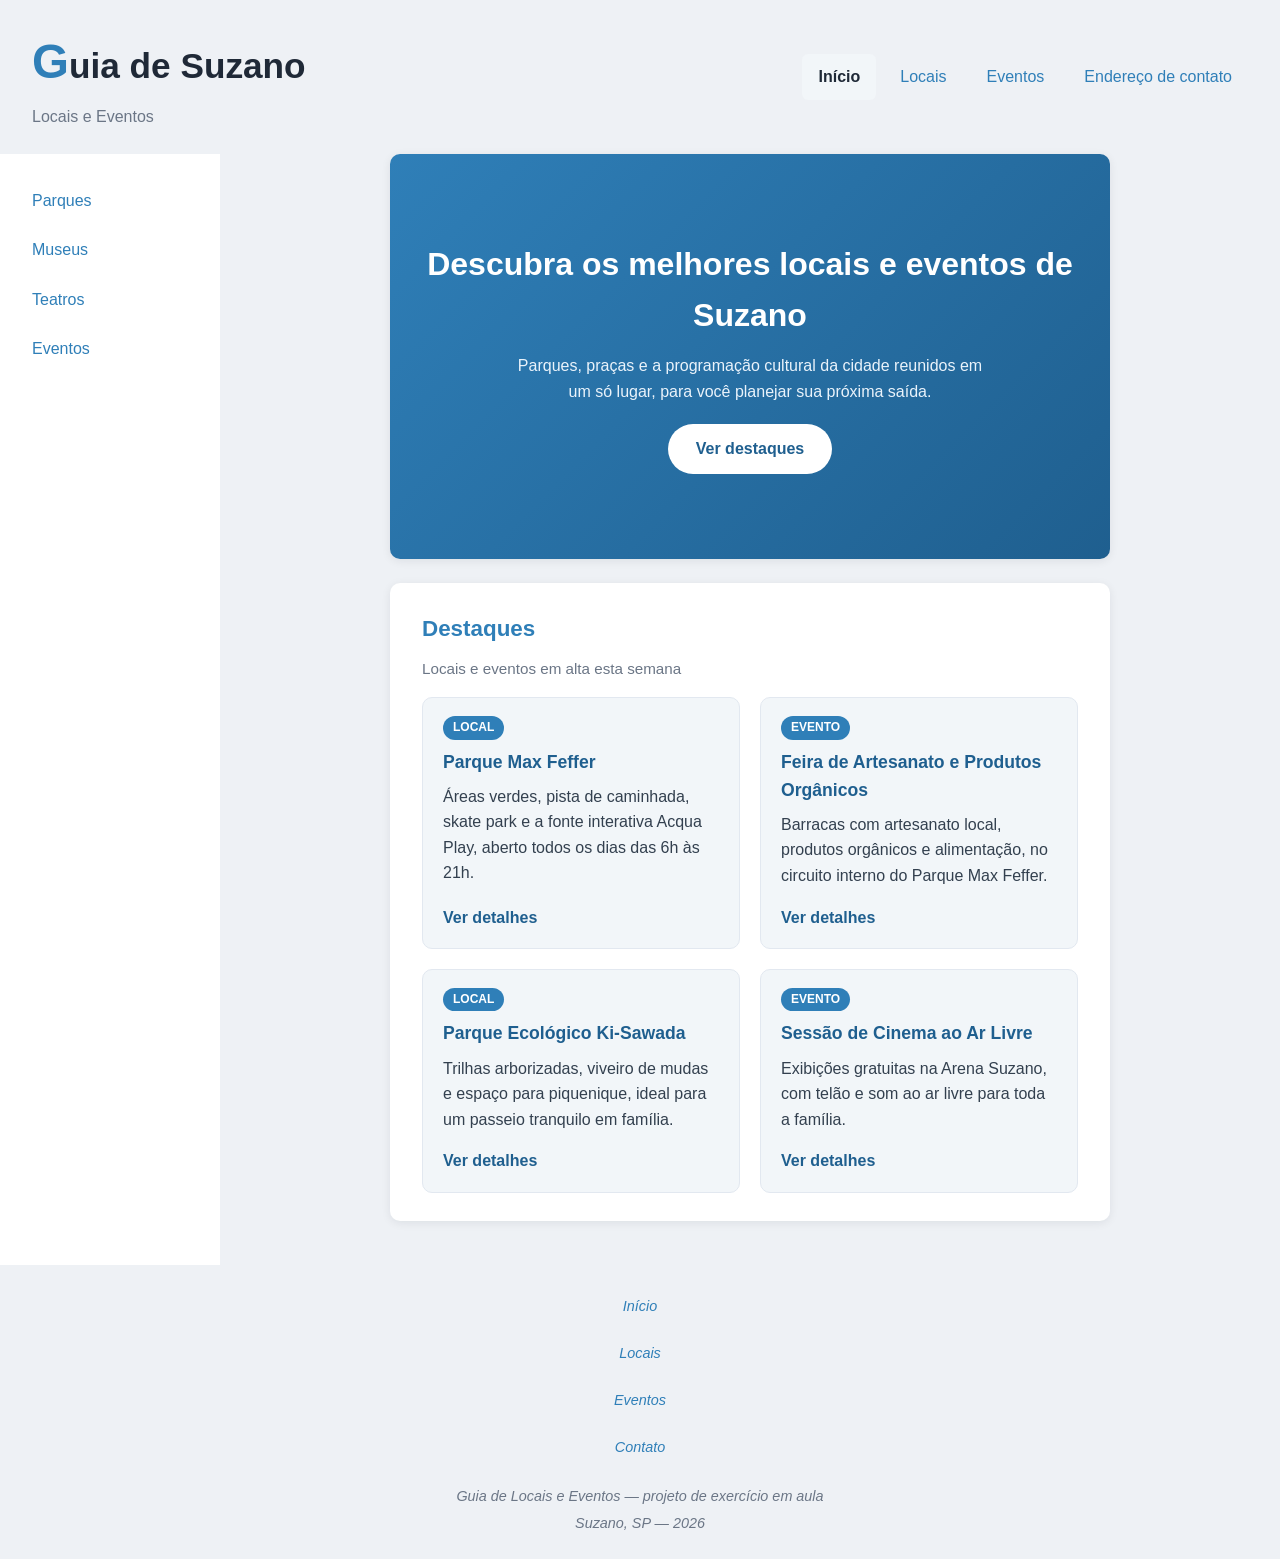
<file: index.html>
<!DOCTYPE html>
<html lang="pt-br">

<head>
    <meta charset="UTF-8">
    <meta name="viewport" content="width=device-width, initial-scale=1.0">
    <title>Início - Guia de Locais e Eventos de Suzano</title>
    <link rel="stylesheet" href="estilos.css">
</head>

<body class="pagina-grade">

    <header>
        <div class="identidade">
            <h1>Guia de Suzano</h1>
            <p class="subtitulo">Locais e Eventos</p>
        </div>

        <nav aria-label="Navegação principal">
            <ul>
                <li><a href="index.html" aria-current="page">Início</a></li>
                <li><a href="locais.html">Locais</a></li>
                <li><a href="eventos.html">Eventos</a></li>
                <li><a href="contato.html">Endereço de contato</a></li>
            </ul>
        </nav>
    </header>

    <aside class="lateral">
        <nav aria-label="Categorias">
            <h2 class="visualmente-oculto">Categorias</h2>
            <ul>
                <li><a href="locais.html#parques">Parques</a></li>
                <li><a href="locais.html#museus">Museus</a></li>
                <li><a href="locais.html#teatros">Teatros</a></li>
                <li><a href="eventos.html">Eventos</a></li>
            </ul>
        </nav>
    </aside>

    <main>

        <!-- Etapa 1: destaque com conteúdo centralizado nos dois eixos -->
        <section class="hero">
            <h2>Descubra os melhores locais e eventos de Suzano</h2>
            <p>
                Parques, praças e a programação cultural da cidade reunidos em um só lugar,
                para você planejar sua próxima saída.
            </p>
            <a class="botao-primario" href="#destaques">Ver destaques</a>
        </section>

        <!-- Etapa 2: grade de cards que quebra linha conforme o espaço disponível -->
        <section id="destaques">
            <h2>Destaques</h2>
            <p class="descricao-secao">Locais e eventos em alta esta semana</p>

            <div class="cards">
                <a class="card" href="detalhe.html">
                    <span class="categoria">Local</span>
                    <h3>Parque Max Feffer</h3>
                    <p>
                        Áreas verdes, pista de caminhada, skate park e a fonte interativa Acqua Play,
                        aberto todos os dias das 6h às 21h.
                    </p>
                    <span class="link-card">Ver detalhes</span>
                </a>

                <article class="card">
                    <span class="categoria">Evento</span>
                    <h3>Feira de Artesanato e Produtos Orgânicos</h3>
                    <p>
                        Barracas com artesanato local, produtos orgânicos e alimentação, no circuito
                        interno do Parque Max Feffer.
                    </p>
                    <a class="link-card" href="eventos.html">Ver detalhes</a>
                </article>

                <article class="card">
                    <span class="categoria">Local</span>
                    <h3>Parque Ecológico Ki-Sawada</h3>
                    <p>
                        Trilhas arborizadas, viveiro de mudas e espaço para piquenique, ideal para
                        um passeio tranquilo em família.
                    </p>
                    <a class="link-card" href="locais.html">Ver detalhes</a>
                </article>

                <article class="card">
                    <span class="categoria">Evento</span>
                    <h3>Sessão de Cinema ao Ar Livre</h3>
                    <p>
                        Exibições gratuitas na Arena Suzano, com telão e som ao ar livre para toda
                        a família.
                    </p>
                    <a class="link-card" href="eventos.html">Ver detalhes</a>
                </article>
            </div>
        </section>

    </main>

    <footer>
        <nav aria-label="Navegação do rodapé">
            <ul class="menu-vertical">
                <li><a href="index.html" aria-current="page">Início</a></li>
                <li><a href="locais.html">Locais</a></li>
                <li><a href="eventos.html">Eventos</a></li>
                <li><a href="contato.html">Contato</a></li>
            </ul>
        </nav>

        <p>Guia de Locais e Eventos — projeto de exercício em aula</p>
        <p>Suzano, SP — 2026</p>
    </footer>

</body>

</html>
</file>
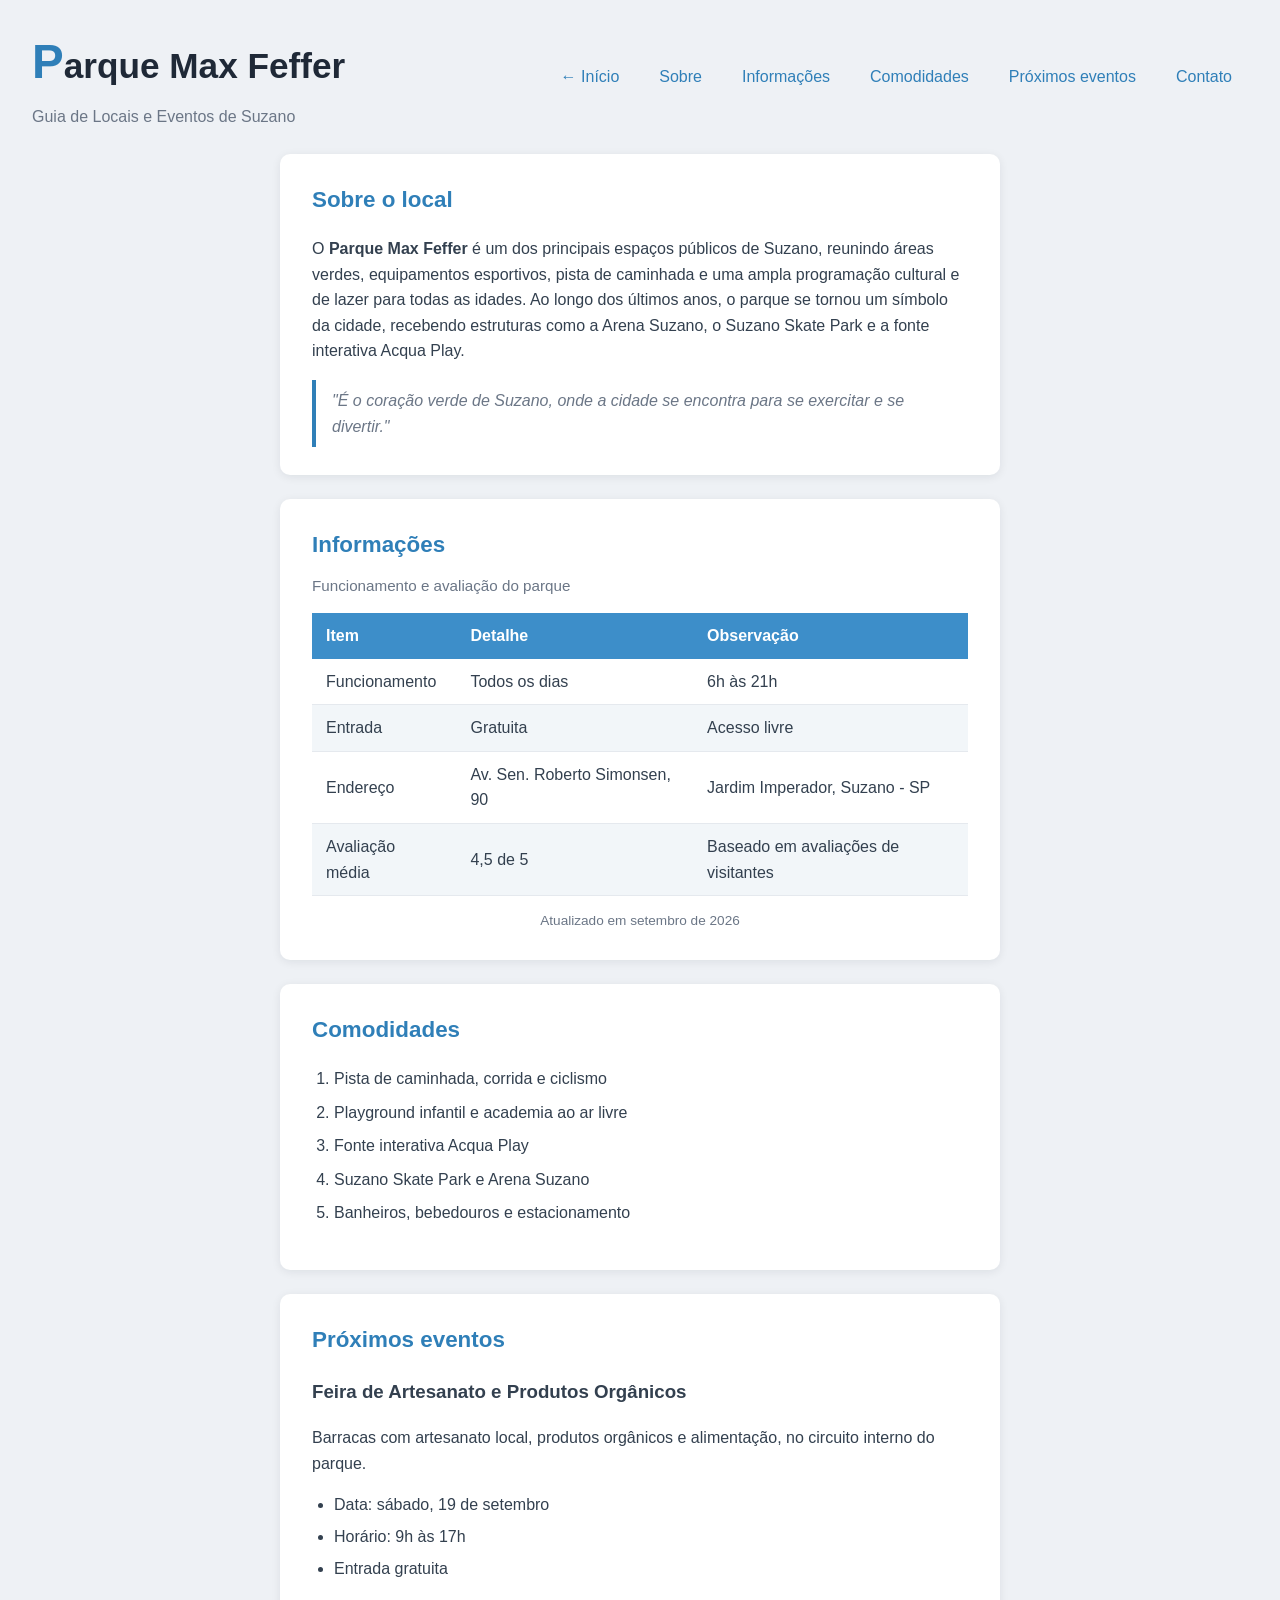
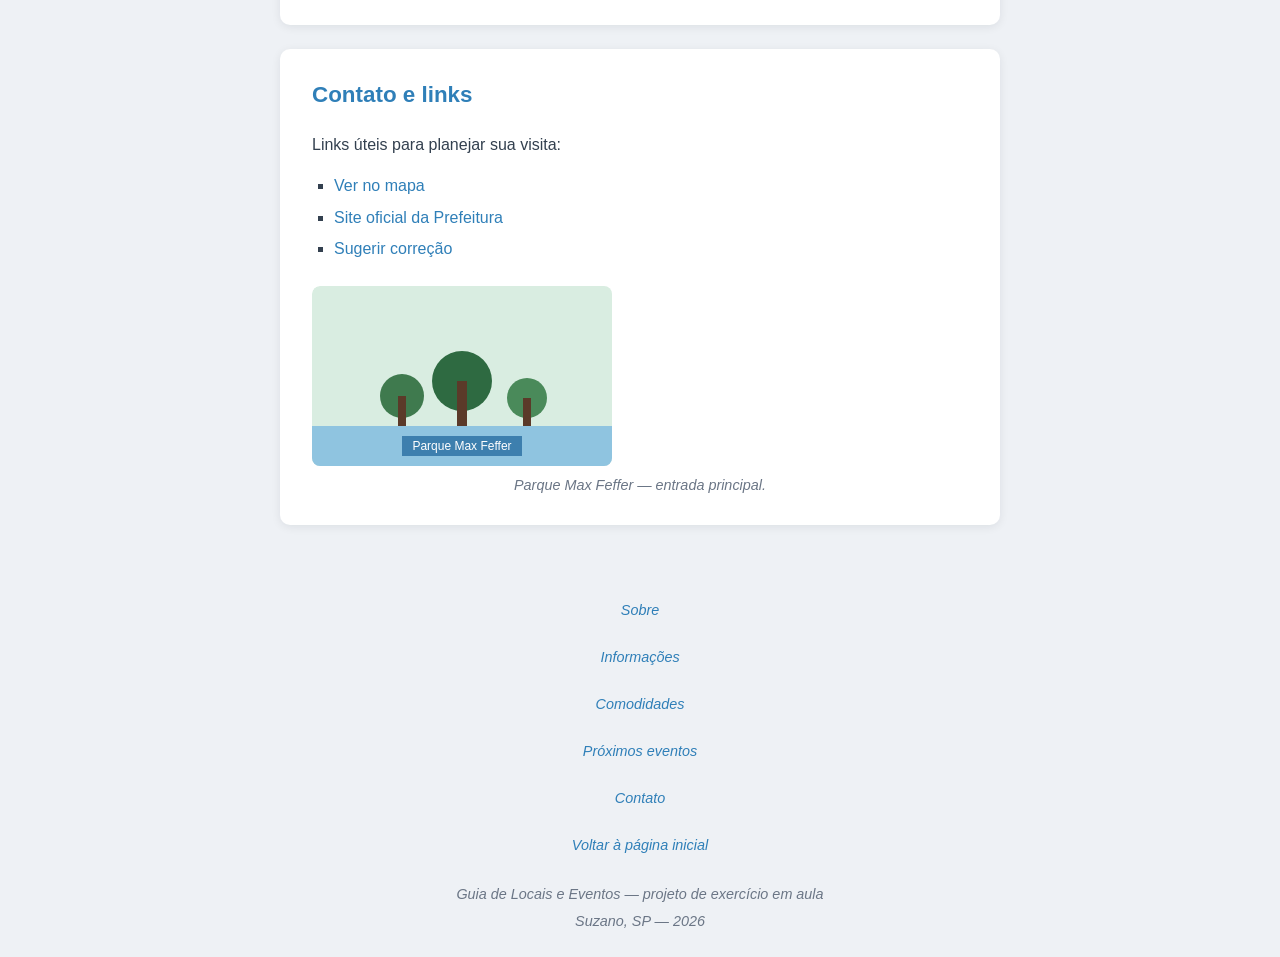
<file: detalhe.html>
<!DOCTYPE html>
<html lang="pt-br">

<head>
    <meta charset="UTF-8">
    <meta name="viewport" content="width=device-width, initial-scale=1.0">
    <title>Parque Max Feffer - Guia de Locais e Eventos de Suzano</title>
    <link rel="stylesheet" href="estilos.css">
</head>

<body>

    <header>
        <div class="identidade">
            <h1>Parque Max Feffer</h1>
            <p class="subtitulo">Guia de Locais e Eventos de Suzano</p>
        </div>

        <nav aria-label="Navegação principal">
            <ul>
                <li><a href="index.html">← Início</a></li>
                <li><a href="#sobre">Sobre</a></li>
                <li><a href="#informacoes">Informações</a></li>
                <li><a href="#comodidades">Comodidades</a></li>
                <li><a href="#eventos">Próximos eventos</a></li>
                <li><a href="#contato">Contato</a></li>
            </ul>
        </nav>
    </header>

    <main>

        <section id="sobre">
            <h2>Sobre o local</h2>
            <article>
                <p>
                    O <strong>Parque Max Feffer</strong> é um dos principais espaços públicos de Suzano,
                    reunindo áreas verdes, equipamentos esportivos, pista de caminhada e uma ampla
                    programação cultural e de lazer para todas as idades. Ao longo dos últimos anos,
                    o parque se tornou um símbolo da cidade, recebendo estruturas como a Arena Suzano,
                    o Suzano Skate Park e a fonte interativa Acqua Play.
                </p>
                <blockquote>
                    "É o coração verde de Suzano, onde a cidade se encontra para se exercitar e se divertir."
                </blockquote>
            </article>
        </section>

        <section id="informacoes">
            <h2>Informações</h2>
            <p class="descricao-secao">Funcionamento e avaliação do parque</p>

            <table>
                <caption class="visualmente-oculto">Tabela com dados de funcionamento e avaliação do Parque Max Feffer
                </caption>
                <thead>
                    <tr>
                        <th scope="col">Item</th>
                        <th scope="col">Detalhe</th>
                        <th scope="col">Observação</th>
                    </tr>
                </thead>
                <tbody>
                    <tr>
                        <td>Funcionamento</td>
                        <td>Todos os dias</td>
                        <td>6h às 21h</td>
                    </tr>
                    <tr>
                        <td>Entrada</td>
                        <td>Gratuita</td>
                        <td>Acesso livre</td>
                    </tr>
                    <tr>
                        <td>Endereço</td>
                        <td>Av. Sen. Roberto Simonsen, 90</td>
                        <td>Jardim Imperador, Suzano - SP</td>
                    </tr>
                    <tr>
                        <td>Avaliação média</td>
                        <td>4,5 de 5</td>
                        <td>Baseado em avaliações de visitantes</td>
                    </tr>
                </tbody>
            </table>
            <p class="atualizado">Atualizado em setembro de 2026</p>
        </section>

        <section id="comodidades">
            <h2>Comodidades</h2>
            <ol>
                <li>Pista de caminhada, corrida e ciclismo</li>
                <li>Playground infantil e academia ao ar livre</li>
                <li>Fonte interativa Acqua Play</li>
                <li>Suzano Skate Park e Arena Suzano</li>
                <li>Banheiros, bebedouros e estacionamento</li>
            </ol>
        </section>

        <section id="eventos">
            <h2>Próximos eventos</h2>
            <article>
                <h3>Feira de Artesanato e Produtos Orgânicos</h3>
                <p>Barracas com artesanato local, produtos orgânicos e alimentação, no circuito interno do parque.</p>
                <ul>
                    <li>Data: sábado, 19 de setembro</li>
                    <li>Horário: 9h às 17h</li>
                    <li>Entrada gratuita</li>
                </ul>
            </article>
        </section>

        <section id="contato">
            <h2>Contato e links</h2>
            <p>Links úteis para planejar sua visita:</p>
            <ul class="lista-links">
                <li><a href="https://www.google.com/maps/search/Parque+Max+Feffer+Suzano" target="_blank"
                        rel="noopener">Ver no mapa</a></li>
                <li><a href="https://suzano.sp.gov.br/gabinete-do-prefeito/parque-max-feffer/" target="_blank"
                        rel="noopener">Site oficial da Prefeitura</a></li>
                <li><a href="mailto:contato@suzano.sp.gov.br">Sugerir correção</a></li>
            </ul>

            <figure>
                <svg width="300" height="180" viewBox="0 0 300 180" xmlns="http://www.w3.org/2000/svg" role="img"
                    aria-labelledby="titulo-ilustracao">
                    <title id="titulo-ilustracao">Ilustração da entrada do Parque Max Feffer, com árvores, gramado e um
                        lago ao fundo</title>
                    <rect width="300" height="180" fill="#d9ede1" />
                    <rect y="140" width="300" height="40" fill="#8fc4e0" />
                    <circle cx="90" cy="110" r="22" fill="#3f7a4e" />
                    <rect x="86" y="110" width="8" height="30" fill="#5b3a29" />
                    <circle cx="150" cy="95" r="30" fill="#2e6a41" />
                    <rect x="145" y="95" width="10" height="45" fill="#5b3a29" />
                    <circle cx="215" cy="112" r="20" fill="#4a8a5a" />
                    <rect x="211" y="112" width="8" height="28" fill="#5b3a29" />
                    <rect x="90" y="150" width="120" height="20" fill="#3d7fae" />
                    <text x="150" y="164" font-size="12" fill="#ffffff" text-anchor="middle"
                        font-family="Arial, sans-serif">Parque Max Feffer</text>
                </svg>
                <figcaption>Parque Max Feffer — entrada principal.</figcaption>
            </figure>
        </section>

    </main>

    <footer>
        <nav aria-label="Navegação do rodapé">
            <ul class="menu-vertical">
                <li><a href="#sobre">Sobre</a></li>
                <li><a href="#informacoes">Informações</a></li>
                <li><a href="#comodidades">Comodidades</a></li>
                <li><a href="#eventos">Próximos eventos</a></li>
                <li><a href="#contato">Contato</a></li>
                <li><a href="index.html">Voltar à página inicial</a></li>
            </ul>
        </nav>

        <p>Guia de Locais e Eventos — projeto de exercício em aula</p>
        <p>Suzano, SP — 2026</p>
    </footer>

</body>

</html>
</file>
<file: estilos.css>
:root {
  --cor-fundo-pagina: #eef1f5;
  --cor-fundo-card: #ffffff;
  --cor-titulo-principal: #1f2937;
  --cor-texto: #33404f;
  --cor-texto-suave: #6b7686;
  --cor-azul: #2f7fb8;
  --cor-azul-escuro: #1f5f8f;
  --cor-azul-tabela: #3d8ec9;
  --cor-zebra: #f2f6f9;
  --sombra-card: 0 2px 10px rgba(15, 23, 42, 0.08);
  --sombra-card-hover: 0 10px 24px rgba(15, 23, 42, 0.16);
  --raio-card: 10px;
  --transicao: 0.25s ease;
}

/* Reset e base */
* { box-sizing: border-box; }
html { scroll-behavior: smooth; }
::selection { background-color: var(--cor-azul-escuro); color: #fff; }

body {
  margin: 0;
  font-family: "Segoe UI", Arial, Helvetica, sans-serif;
  line-height: 1.6;
  color: var(--cor-texto);
  background-color: var(--cor-fundo-pagina);
  display: flex;
  flex-direction: column;
  min-height: 100vh;
}

/* Grade da página inicial: body.pagina-grade sobrepõe o flex acima só nessa página.
   Mobile-first: base em uma única coluna (cabeçalho, lateral, conteúdo e rodapé
   empilhados); o layout de duas colunas só aparece a partir do breakpoint abaixo. */
body.pagina-grade {
  display: grid;
  grid-template-columns: 1fr;
  grid-template-areas:
    "cabecalho"
    "lateral"
    "conteudo"
    "rodape";
}
body.pagina-grade > header { grid-area: cabecalho; }
body.pagina-grade > .lateral { grid-area: lateral; }
body.pagina-grade > main { grid-area: conteudo; }
body.pagina-grade > footer { grid-area: rodape; }

/* Mudança de desenho (não é só quantidade): a partir de 760px a lateral
   passa a ficar ao lado do conteúdo, em vez de empilhada acima dele. */
@media (min-width: 760px) {
  body.pagina-grade {
    grid-template-columns: minmax(160px, 220px) 1fr;
    grid-template-rows: auto 1fr auto;
    grid-template-areas:
      "cabecalho cabecalho"
      "lateral conteudo"
      "rodape rodape";
  }
}

/* Cabeçalho */
header {
  display: flex;
  justify-content: space-between;
  align-items: center;
  flex-wrap: wrap;
  gap: 16px;
  padding: 24px 32px;
}

.identidade h1 { margin: 0 0 4px; font-size: 2.2rem; color: var(--cor-titulo-principal); }
.identidade h1::first-letter { font-size: 1.35em; color: var(--cor-azul); }
.identidade .subtitulo { margin: 0; color: var(--cor-texto-suave); font-size: 1rem; }

/* Menus (topo, lateral e rodapé) */
header nav ul,
.lateral nav ul,
.menu-vertical {
  list-style: none;
  display: flex;
  flex-wrap: wrap;
  gap: 8px;
  margin: 0;
  padding: 0;
}
.lateral nav ul,
.menu-vertical { flex-direction: column; gap: 4px; }
.menu-vertical { align-items: center; margin-bottom: 16px; }

nav a { font-weight: 500; }
header nav a,
.lateral nav a,
.menu-vertical a { display: block; padding: 10px 16px; }

/* Estados de link (ordem LVHA) + foco */
a { transition: color var(--transicao), background-color var(--transicao); }
a:link { color: var(--cor-azul); text-decoration: none; }
a:visited { color: var(--cor-azul-escuro); }
a:hover { text-decoration: underline; color: var(--cor-azul-escuro); }
a:focus { outline: 2px solid var(--cor-azul-escuro); outline-offset: 2px; border-radius: 2px; }

header nav a[aria-current="page"] {
  color: var(--cor-titulo-principal);
  background-color: var(--cor-zebra);
  border-radius: 6px;
  font-weight: 700;
}

/* Lateral de categorias */
.lateral { background-color: var(--cor-fundo-card); padding: 24px 16px; }

/* Conteúdo principal e cards internos das seções */
main { flex: 1; width: 100%; max-width: 760px; margin: 0 auto; padding: 0 20px 20px; }

main section {
  background-color: var(--cor-fundo-card);
  border-radius: var(--raio-card);
  box-shadow: var(--sombra-card);
  padding: 18px 20px;
  margin-bottom: 24px;
  transition: transform var(--transicao), box-shadow var(--transicao);
}
main section:hover { transform: translateY(-4px); box-shadow: var(--sombra-card-hover); }

/* A partir de 760px sobra espaço horizontal: volta ao respiro interno maior */
@media (min-width: 760px) {
  main section { padding: 28px 32px; }
}
main section h2 { color: var(--cor-azul); margin-top: 0; font-size: 1.4rem; }
.descricao-secao { color: var(--cor-texto-suave); margin-top: -8px; font-size: 0.95rem; }

/* Hero centralizado (index) */
.hero {
  display: flex;
  flex-direction: column;
  justify-content: center;
  align-items: center;
  min-height: 45vh;
  text-align: center;
  gap: 12px;
  color: #fff;
  background: linear-gradient(135deg, var(--cor-azul), var(--cor-azul-escuro));
}
.hero h2 { margin: 0; font-size: 2rem; color: #fff; }
.hero p { margin: 0; max-width: 480px; color: #eaf3fb; }

.botao-primario:link,
.botao-primario:visited {
  display: inline-block;
  margin-top: 8px;
  padding: 12px 28px;
  border-radius: 999px;
  background-color: #fff;
  color: var(--cor-azul-escuro);
  font-weight: 600;
  text-decoration: none;
}
.botao-primario:hover { background-color: var(--cor-zebra); }
.botao-primario:focus { outline: 2px solid #fff; outline-offset: 3px; }

/* Grade de cards (flex-wrap, base de 280px) */
.cards { display: flex; flex-wrap: wrap; gap: 20px; margin-top: 16px; padding: 0; list-style: none; }

.card {
  flex: 1 1 280px;
  display: flex;
  flex-direction: column;
  background-color: var(--cor-zebra);
  border: 1px solid #e2e8f0;
  border-radius: var(--raio-card);
  padding: 18px 20px;
  transition: transform var(--transicao), box-shadow var(--transicao);
}
.card .categoria {
  align-self: flex-start;
  margin-bottom: 8px;
  padding: 2px 10px;
  border-radius: 999px;
  background-color: var(--cor-azul);
  color: #fff;
  font-size: 0.75rem;
  font-weight: 600;
  text-transform: uppercase;
}
.card h3 { margin: 0 0 8px; color: var(--cor-azul-escuro); font-size: 1.1rem; }
.card p { margin: 0 0 16px; flex: 1; }
.card .link-card { align-self: flex-start; font-weight: 600; margin-top: auto; color: var(--cor-azul-escuro); }

/* Card que envolve o próprio <a>: mantém a aparência de .card, só sem
   sublinhado/cor padrão de link no texto em volta. */
a.card:link,
a.card:visited {
  color: inherit;
  text-decoration: none;
}
a.card:hover,
a.card:focus {
  text-decoration: none;
  transform: translateY(-4px);
  box-shadow: var(--sombra-card-hover);
}
a.card:focus {
  outline: 2px solid var(--cor-azul-escuro);
  outline-offset: 2px;
}

/* Citação e tabela */
blockquote {
  border-left: 4px solid var(--cor-azul);
  margin: 16px 0 0;
  padding: 8px 16px;
  font-style: italic;
  color: var(--cor-texto-suave);
}

table {
  width: 100%;
  border-collapse: collapse;
  margin-top: 12px;
  display: block;
  overflow-x: auto;
  max-width: 100%;
}
thead tr { background-color: var(--cor-azul-tabela); }
thead th { color: #fff; text-align: left; padding: 10px 14px; }
tbody td { padding: 10px 14px; border-bottom: 1px solid #e5e9ee; }
tbody tr:nth-child(even) { background-color: var(--cor-zebra); }
.atualizado { text-align: center; color: var(--cor-texto-suave); font-size: 0.85rem; margin-bottom: 0; }

.visualmente-oculto {
  position: absolute;
  width: 1px;
  height: 1px;
  overflow: hidden;
  clip: rect(0 0 0 0);
  white-space: nowrap;
}

/* Listas de conteúdo */
#comodidades ol { padding-left: 22px; }
#comodidades li { margin-bottom: 8px; }
#eventos ul { padding-left: 22px; }
#eventos li { margin-bottom: 6px; }
.lista-links { list-style-type: square; padding-left: 22px; }
.lista-links li { margin-bottom: 6px; }

/* Seta decorativa nos links de contato (puramente visual) */
.lista-links a {
  position: relative;
  display: inline-block;
  transition: padding-left var(--transicao), color var(--transicao);
}
.lista-links a::before {
  content: "→";
  position: absolute;
  left: -14px;
  opacity: 0;
  transform: translateX(-6px);
  transition: opacity var(--transicao), transform var(--transicao);
}
.lista-links a:hover,
.lista-links a:focus { padding-left: 18px; }
.lista-links a:hover::before,
.lista-links a:focus::before { opacity: 1; transform: translateX(0); }

/* Figura ilustrativa */
figure { margin: 24px 0 0; text-align: center; overflow: hidden; border-radius: 8px; }
figure svg { max-width: 100%; height: auto; border-radius: 8px; display: block; transition: transform var(--transicao); }
figure:hover svg { transform: scale(1.04); }
figcaption { margin-top: 8px; color: var(--cor-texto-suave); font-style: italic; font-size: 0.9rem; }

/* Rodapé */
footer { text-align: center; font-style: italic; color: var(--cor-texto-suave); padding: 20px; font-size: 0.9rem; }
footer p { margin: 4px 0; }

/* Acessibilidade: reduz animação para quem pediu no sistema */
@media (prefers-reduced-motion: reduce) {
  html { scroll-behavior: auto; }
  a, main section, .card, figure svg, .lista-links a, .lista-links a::before { transition: none !important; }
  main section:hover, a.card:hover, a.card:focus, figure:hover svg { transform: none; }
}
</file>
